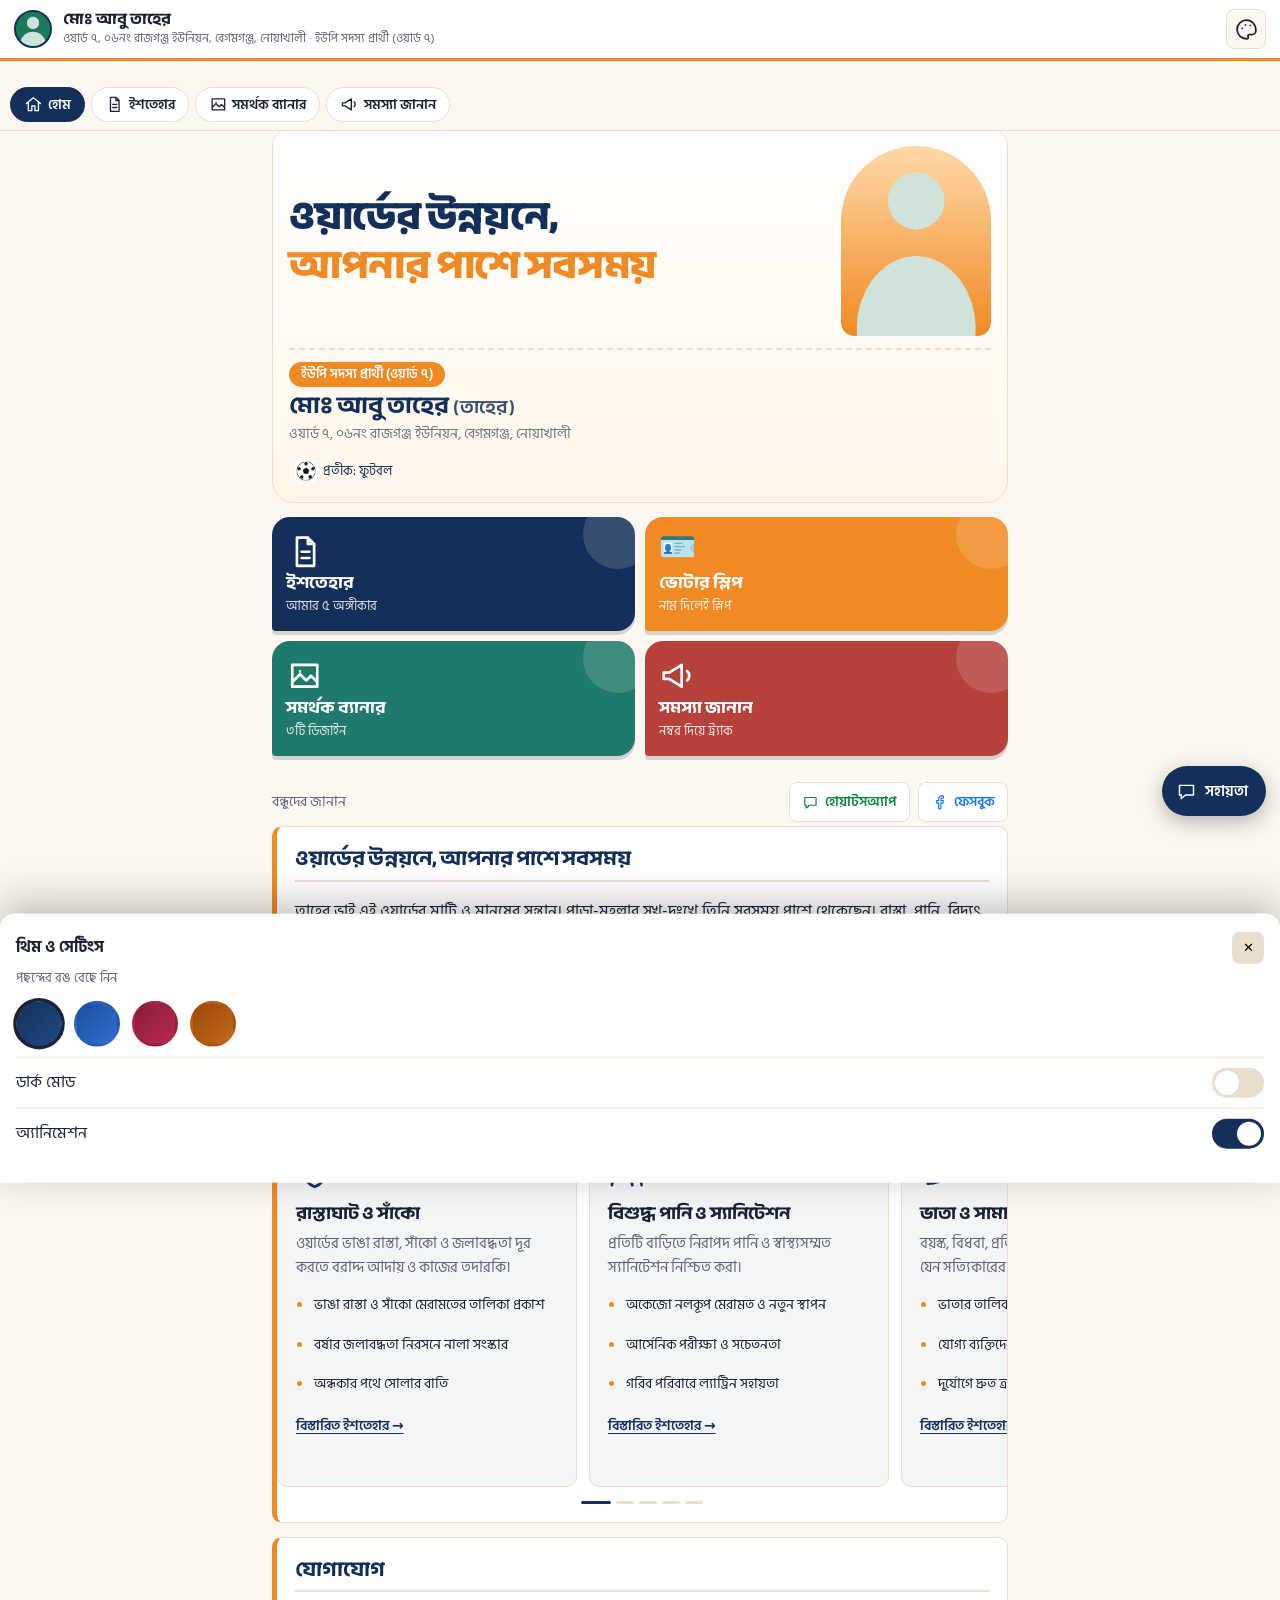
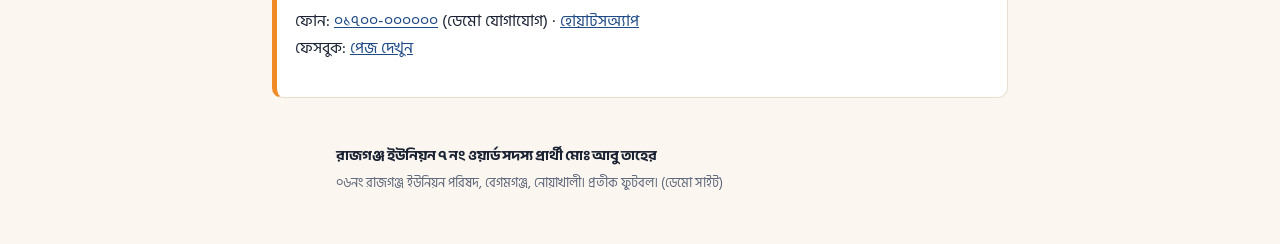
<file: index.html>
<!doctype html><html lang="bn"><head><meta charset="utf-8"><meta name="viewport" content="width=device-width,initial-scale=1,viewport-fit=cover"><title>[ডেমো] রাজগঞ্জ ইউনিয়ন ৭ নং ওয়ার্ড সদস্য প্রার্থী মোঃ আবু তাহের | ০৬নং রাজগঞ্জ, বেগমগঞ্জ, নোয়াখালী</title>
<meta name="description" content="রাজগঞ্জ ইউনিয়ন ৭ নং ওয়ার্ড সদস্য প্রার্থী মোঃ আবু তাহের — ফুটবল। ওয়ার্ডের উন্নয়নে আপনার পাশে। ০৬নং রাজগঞ্জ ইউনিয়ন পরিষদ, বেগমগঞ্জ, নোয়াখালী: ইশতেহার, কর্মসূচি, ওয়ার্ডভিত্তিক তথ্য ও ভোটার সহায়তা।">
<meta name="keywords" content="রাজগঞ্জ ইউনিয়ন ওয়ার্ড ৭, রাজগঞ্জ ইউনিয়ন, ০৬নং রাজগঞ্জ ইউনিয়ন পরিষদ, মোঃ আবু তাহের, তাহের ভাই, ইউপি সদস্য প্রার্থী, ফুটবল, নোয়াখালী ইউপি নির্বাচন">
<link rel="canonical" href="https://ward7-demo.vercel.app/"><meta name="robots" content="noindex,nofollow"><meta name="author" content="মোঃ আবু তাহের">
<meta property="og:type" content="website"><meta property="og:locale" content="bn_BD"><meta property="og:site_name" content="রাজগঞ্জ ইউনিয়ন · তাহের ভাই"><meta property="og:title" content="রাজগঞ্জ ইউনিয়ন ৭ নং ওয়ার্ড সদস্য প্রার্থী মোঃ আবু তাহের — ফুটবল"><meta property="og:description" content="ওয়ার্ডের উন্নয়নে আপনার পাশে — ০৬নং রাজগঞ্জ ইউনিয়ন। ইশতেহার, কর্মসূচি ও সমর্থক ব্যানার।">
<meta property="og:image" content="https://ward7-demo.vercel.app/img/og.jpg"><meta property="og:image:width" content="1200"><meta property="og:image:height" content="630"><meta property="og:url" content="https://ward7-demo.vercel.app/"><meta name="twitter:card" content="summary_large_image"><meta name="twitter:image" content="https://ward7-demo.vercel.app/img/og.jpg"><meta name="theme-color" content="#14305a">
<script type="application/ld+json">{"@context":"https://schema.org","@type":"Person","name":"মোঃ আবু তাহের","alternateName":["তাহের","Md Abu Taher"],"jobTitle":"ইউনিয়ন পরিষদ সদস্য প্রার্থী (ওয়ার্ড ৭)","url":"https://ward7-demo.vercel.app/","image":"https://ward7-demo.vercel.app/img/candidate.jpg","affiliation":{"@type":"Organization","name":"স্বতন্ত্র (ডেমো)"},"workLocation":{"@type":"AdministrativeArea","name":"ওয়ার্ড ৭, ০৬নং রাজগঞ্জ ইউনিয়ন, বেগমগঞ্জ, নোয়াখালী"}}</script>
<link rel="preload" as="image" href="img/hero_cut.webp" type="image/webp"><link rel="preconnect" href="https://fonts.googleapis.com"><link rel="preconnect" href="https://fonts.gstatic.com" crossorigin><link rel="stylesheet" href="https://fonts.googleapis.com/css2?family=Anek+Bangla:wght@600;700;800&family=Hind+Siliguri:wght@400;500;600&display=swap"><link rel="stylesheet" href="css/style.css"><link rel="stylesheet" href="css/home.css"><link rel="stylesheet" href="css/w7.css"><link rel="manifest" href="manifest.json"><link rel="apple-touch-icon" href="img/icon-192.png"></head><body>
<header class="bar"><div class="av" id="av"></div><div class="bt"><h1 id="hn"></h1><p id="hp"></p></div><button id="tb" aria-label="থিম ও সেটিংস">🎨</button></header>
<nav><button class="on" data-t="home"><span>🏠</span>হোম</button><button data-t="manifesto"><span>📜</span>ইশতেহার</button><button data-t="make"><span>🖼️</span>সমর্থক ব্যানার</button><button data-t="ward"><span>📢</span>সমস্যা জানান</button></nav>
<main>
<section id="home" class="on"><div id="nt" class="nt" style="display:none"></div>
<div class="hero2"><div class="hx"><h2 class="hsl" id="hsl"><span>ওয়ার্ডের উন্নয়নে,</span><span>আপনার পাশে সবসময়</span></h2></div><img class="him" src="img/hero_cut.webp" fetchpriority="high" alt="মোঃ আবু তাহের" width="450" height="545"><div class="hnm"><span class="rl">ইউপি সদস্য প্রার্থী (ওয়ার্ড ৭)</span><b>মোঃ আবু তাহের <span>(তাহের)</span></b><span>ওয়ার্ড ৭, ০৬নং রাজগঞ্জ ইউনিয়ন, বেগমগঞ্জ, নোয়াখালী</span><span id="sy" class="chip"></span></div></div>
<div class="w7t"><button class="t1" data-go="manifesto"><i>📜</i><b>ইশতেহার</b><small>আমার ৫ অঙ্গীকার</small></button><button class="t2" id="slipT"><i>🪪</i><b>ভোটার স্লিপ</b><small>নাম দিলেই স্লিপ</small></button><button class="t3" data-go="make"><i>🖼️</i><b>সমর্থক ব্যানার</b><small>৩টি ডিজাইন</small></button><button class="t4" data-go="ward" data-tab="rp"><i>📢</i><b>সমস্যা জানান</b><small>নম্বর দিয়ে ট্র্যাক</small></button></div>
<div class="shr"><span>বন্ধুদের জানান</span><button id="shs">💬 হোয়াটসঅ্যাপ</button><button id="shf">📘 ফেসবুক</button></div>
<div class="card"><h2 id="sl"></h2><p id="bio"></p><button class="btn" id="vid" data-v="" style="display:none">▶ ভিডিও বার্তা দেখুন</button></div>
<div class="card"><h2>আমাদের অঙ্গীকার</h2><small>পাশে সোয়াইপ করুন ➜</small><div id="pl"></div></div>
<div class="card"><h2>যোগাযোগ</h2><p>ফোন: <a id="ph"></a><br>ফেসবুক: <a id="fb">পেজ দেখুন</a></p></div></section>
<section id="make"><div class="card"><h2>সমর্থক ব্যানার ও প্রোফাইল ফ্রেম</h2>
<label>আপনার ছবি<input id="pf" type="file" accept="image/*"></label><label>আপনার নাম<input id="un" placeholder="যেমন: আব্দুল করিম"></label>
<canvas id="ed" width="300" height="300"></canvas><small>আঙুলে টেনে সরান, দুই আঙুলে জুম করুন</small>
<input id="zm" type="range" min="1" max="4" step="0.02" value="1" aria-label="জুম">
<div class="row"><button id="rt">⟳ ঘুরান</button><button id="sq">⬜ গোল/চৌকো</button><button id="rs">রিসেট</button></div>
<div class="row"><button id="bg">✨ ব্যাকগ্রাউন্ড মুছুন (ঐচ্ছিক)</button></div>
<details id="bl" class="bl"><summary>🔗 অটো মোছা না হলে ফ্রি সাইটে মুছুন</summary><p>নিচের যেকোনো সাইটে ছবি দিয়ে ব্যাকগ্রাউন্ড মুছে <b>PNG</b> ডাউনলোড করুন, তারপর ওপরে "আপনার ছবি"-তে সেই PNG আপলোড করুন (স্বচ্ছ ব্যাকগ্রাউন্ড নিজে থেকেই ধরা হবে)।</p><div class="row"><a class="lk" href="https://www.remove.bg/upload" target="_blank" rel="noopener">remove.bg</a><a class="lk" href="https://www.adobe.com/express/feature/image/remove-background" target="_blank" rel="noopener">Adobe Express</a><a class="lk" href="https://www.photoroom.com/tools/background-remover" target="_blank" rel="noopener">Photoroom</a></div></details>
<div class="row" id="tp"></div><button class="btn" id="mk">ব্যানার বানান</button>
<canvas id="cv"></canvas><div id="ac" style="display:none"><button class="btn" id="d1">⬇ ডাউনলোড করুন</button><button class="btn" id="d2" style="background:#1877f2">📘 ফেসবুকে আপলোড করুন</button><button class="btn" id="d3" style="background:#25d366;color:#07240f">💬 হোয়াটসঅ্যাপে শেয়ার করুন</button></div>
<p><small>ছবি আপনার ফোনেই তৈরি হয়, কোথাও জমা হয় না।</small></p></div></section>
<section id="manifesto"><h2>ইশতেহার</h2><div id="mf"></div></section>
<section id="drug"><div class="card"><h2>🛡️ মাদকের বিরুদ্ধে আমার অবস্থান</h2><p id="dlead"></p><ul id="dp"></ul><div id="dm"></div><button class="btn" id="dc">🤝 মাদকবিরোধী উদ্যোগে যুক্ত হোন</button></div></section>

<section id="news"><h2>খবর ও ঘোষণা</h2><div id="nl" class="nl"><p class="m">লোড হচ্ছে…</p></div></section>
<section id="gallery"><h2>গ্যালারি</h2><div id="gk" class="gk"></div><p id="gd" class="gdsc"></p><div id="gl" class="gal"></div><div id="vh" class="vhd">🎬 ভিডিও</div><div id="vl" class="vg"></div><div id="vv"></div></section>
<section id="form"><div class="card"><h2>মতামত / সমস্যা জানান / স্বেচ্ছাসেবক হোন</h2>
<label>কী জানাতে চান?<select id="ft"><option>মতামত</option><option>সমস্যা জানান</option><option>স্বেচ্ছাসেবক হতে চাই</option></select></label>
<label>নাম<input id="fn"></label><label>ফোন<input id="fp" type="tel" inputmode="tel"></label>
<label>ওয়ার্ড<select id="fw"><option value="">জানি না</option><option>ওয়ার্ড ১</option><option>ওয়ার্ড ২</option><option>ওয়ার্ড ৩</option><option>ওয়ার্ড ৪</option><option>ওয়ার্ড ৫</option><option>ওয়ার্ড ৬</option><option>ওয়ার্ড ৭</option><option>ওয়ার্ড ৮</option><option>ওয়ার্ড ৯</option></select></label>
<label>বার্তা<textarea id="fm" rows="4"></textarea></label>
<input id="fh" tabindex="-1" autocomplete="off" aria-hidden="true" style="position:absolute;left:-9999px">
<button class="btn" id="fs">পাঠান</button><p id="fx"></p></div></section>
<section id="ward"><div class="card"><h2>📍 ওয়ার্ড অনুযায়ী তথ্য</h2><small>ইউনিয়নের ৯টি ওয়ার্ড — যেকোনোটিতে ট্যাপ করুন (গাঢ় রং = বেশি ভোটার)</small><div id="wg" class="wg"></div><div id="wdt" class="wdt"></div></div>
<div class="card" id="pt"><h2>🛠️ আপনার সমস্যা জানান</h2><div class="ptb" id="ptb"><button data-k="rp" class="on">সমস্যা জানান</button><button data-k="tr">অবস্থা দেখুন</button></div>
<div class="pt-r"><label>নাম<input id="pn"></label><label>ফোন (ঐচ্ছিক)<input id="pp" type="tel" inputmode="tel"></label><label>ওয়ার্ড<select id="pw"></select></label><label>বিষয়<select id="pj"><option>রাস্তাঘাট</option><option>বিদ্যুৎ</option><option>পানি ও স্যানিটেশন</option><option>মাদক</option><option>শিক্ষা</option><option>স্বাস্থ্য</option><option>অন্যান্য</option></select></label><label>সমস্যার বিবরণ<textarea id="pm" rows="4"></textarea></label><input id="ph2" tabindex="-1" autocomplete="off" aria-hidden="true" style="position:absolute;left:-9999px"><button class="btn" id="ps">জমা দিন</button><div id="po"></div></div>
<div class="pt-t" hidden><label>আপনার নম্বর<input id="tn" inputmode="numeric" placeholder="যেমন: ১২৩৪৫৬"></label><button class="btn" id="tg">অবস্থা দেখুন</button><div id="tr"></div></div></div></section>
<section id="guide"><div class="card"><h2>ভোটের দিনের গাইড</h2><small>ধাপে ট্যাপ করে টিক দিন ✓</small><p id="gd" style="display:none"></p><ol id="gs"></ol></div><div class="card"><h2>মনে রাখুন</h2><ul id="gn"></ul></div></section>
<section id="svc"><div class="card"><h2>সেবা ও জরুরি তথ্য</h2><ul><li>জরুরি সহায়তা: <a href="tel:999">৯৯৯</a></li><li>জন্ম ও মৃত্যু নিবন্ধন, নাগরিক ও ওয়ারিশ সনদ, ভাতার আবেদন: ইউনিয়ন পরিষদ কার্যালয়ে যোগাযোগ করুন <a id="of"></a></li><li>যোগাযোগ: <span id="ct"></span></li></ul></div></section>
</main>
<footer class="ft2"><b>রাজগঞ্জ ইউনিয়ন ৭ নং ওয়ার্ড সদস্য প্রার্থী মোঃ আবু তাহের</b><p>০৬নং রাজগঞ্জ ইউনিয়ন পরিষদ, বেগমগঞ্জ, নোয়াখালী। প্রতীক ফুটবল। (ডেমো সাইট)</p></footer>
<div id="sp"><img id="spi" alt="" width="96" height="96" style="width:96px;height:96px;border-radius:50%;object-fit:cover;border:3px solid var(--acc);margin:0 auto"><b id="spn"></b><small>আপনার পাশে, আপনাদের সাথে</small></div><canvas id="cf"></canvas><div id="tt"></div>
<div id="ts"><div style="display:flex;justify-content:space-between;align-items:center"><b>থিম ও সেটিংস</b><button id="tc" aria-label="বন্ধ" style="border:0;background:var(--line);border-radius:8px;width:32px;height:32px;cursor:pointer">✕</button></div><small>পছন্দের রঙ বেছে নিন</small><div class="sw" id="swp"></div><div class="tg"><span>ডার্ক মোড</span><button id="dkb" aria-label="ডার্ক মোড"></button></div><div class="tg"><span>অ্যানিমেশন</span><button id="mob" class="on" aria-label="অ্যানিমেশন"></button></div></div>
<button id="cb" aria-label="ভোটার সহায়তা">💬<span>সহায়তা</span></button><div id="cp" role="dialog" aria-label="ভোটার সহায়তা"><div class="chd"><div class="chav"></div><div class="cht"><b>ভোটার সহায়তা</b><small><i></i> অনলাইন</small></div><button id="cx" aria-label="বন্ধ">✕</button></div><div id="cm" aria-live="polite"></div><div id="cq"></div><div class="cin"><input id="ci" placeholder="প্রশ্ন, নাম বা ভোটার নম্বর লিখুন…" autocomplete="off" enterkeyhint="send"><button id="cs" aria-label="পাঠান">➤</button></div></div>
<script src="js/config.js"></script><script src="js/app.js"></script><script src="js/studio.js"></script><script src="js/extras.js"></script><script src="js/extras2.js"></script><script src="js/kb.js"></script><script src="js/bot.js"></script><script src="js/live.js"></script><script src="js/icons.js"></script><script src="js/motion.js"></script><script src="js/w7.js"></script></body></html>
</file>
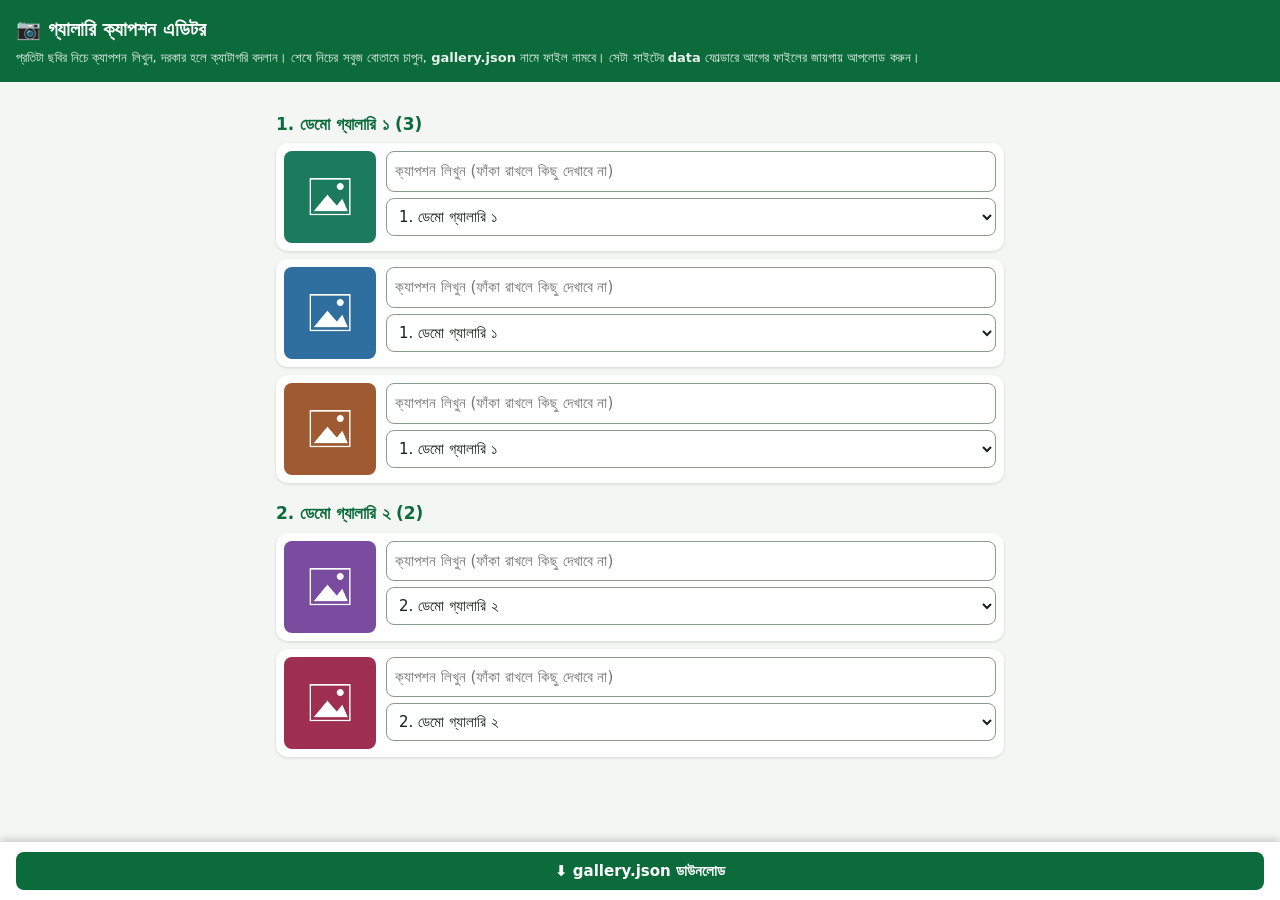
<file: caption.html>
<!doctype html>
<html lang="bn"><head><meta charset="utf-8"><meta name="viewport" content="width=device-width,initial-scale=1"><meta name="robots" content="noindex"><title>গ্যালারি ক্যাপশন এডিটর</title>
<style>
:root{--g:#0b6b3a;--bg:#f4f6f4;--card:#fff;--ink:#17201a}
@media(prefers-color-scheme:dark){:root{--bg:#101612;--card:#1a231d;--ink:#eaf2ec}}
*{box-sizing:border-box}body{margin:0;background:var(--bg);color:var(--ink);font:16px/1.5 "Noto Sans Bengali","Kalpurush","Siyam Rupali",system-ui,sans-serif;padding:0 0 90px}
header{background:var(--g);color:#fff;padding:14px 16px}header h1{margin:0;font-size:20px}header p{margin:4px 0 0;font-size:13px;opacity:.9}
main{padding:12px 16px;max-width:760px;margin:auto}
.cat{margin:18px 0 6px;font-weight:700;font-size:17px;color:var(--g)}
.it{display:flex;gap:10px;background:var(--card);border-radius:12px;padding:8px;margin-bottom:8px;box-shadow:0 1px 3px #0002}
.it img{width:92px;height:92px;object-fit:cover;border-radius:8px;flex:none}
.it div{flex:1;min-width:0;display:flex;flex-direction:column;gap:6px}
input,select,button{font:inherit;font-size:15px;padding:8px;border-radius:8px;border:1px solid #8a9a8f;background:var(--card);color:var(--ink);width:100%}
small{opacity:.6;font-size:11px}
.bar{position:fixed;left:0;right:0;bottom:0;background:var(--card);padding:10px 16px;box-shadow:0 -2px 8px #0003;display:flex;gap:8px}
.bar button{background:var(--g);color:#fff;border:0;font-weight:700}.bar .s{background:#666}
</style></head><body>
<header><h1>📷 গ্যালারি ক্যাপশন এডিটর</h1><p>প্রতিটা ছবির নিচে ক্যাপশন লিখুন, দরকার হলে ক্যাটাগরি বদলান। শেষে নিচের সবুজ বোতামে চাপুন, <b>gallery.json</b> নামে ফাইল নামবে। সেটা সাইটের <b>data</b> ফোল্ডারে আগের ফাইলের জায়গায় আপলোড করুন।</p></header>
<main id="m">লোড হচ্ছে…</main>
<div class="bar"><button id="dl">⬇️ gallery.json ডাউনলোড</button></div>
<script>
let D=null;
const esc=s=>String(s??'').replace(/[&<>"]/g,c=>({'&':'&amp;','<':'&lt;','>':'&gt;','"':'&quot;'}[c]));
function draw(){
 const cs=D.cats;
 document.getElementById('m').innerHTML=cs.map((c,ci)=>`<div class="cat">${c.id}. ${esc(c.name)} (${c.photos.length})</div>`+(c.photos.length?c.photos.map((p,pi)=>`<div class="it"><img src="${esc(p.src)}" loading="lazy"><div><input data-c="${ci}" data-p="${pi}" data-f="cap" value="${esc(p.cap||'')}" placeholder="ক্যাপশন লিখুন (ফাঁকা রাখলে কিছু দেখাবে না)"><select data-c="${ci}" data-p="${pi}" data-f="cat">${cs.map((x,xi)=>`<option value="${xi}" ${xi==ci?'selected':''}>${x.id}. ${esc(x.name)}</option>`).join('')}</select></div></div>`).join(''):'<small>এই ক্যাটাগরিতে এখন ছবি নেই।</small>')).join('');
}
fetch('data/gallery.json').then(r=>r.json()).then(d=>{D=d;draw()}).catch(()=>{document.getElementById('m').textContent='gallery.json লোড হয়নি।'});
document.getElementById('m').addEventListener('input',e=>{const t=e.target;if(t.dataset.f=='cap')D.cats[t.dataset.c].photos[t.dataset.p].cap=t.value});
document.getElementById('m').addEventListener('change',e=>{const t=e.target;if(t.dataset.f=='cat'){const c=+t.dataset.c,p=+t.dataset.p,y=D.cats[c].photos.splice(p,1)[0];D.cats[+t.value].photos.push(y);const sy=scrollY;draw();scrollTo(0,sy)}});
document.getElementById('dl').onclick=()=>{const a=document.createElement('a');a.href=URL.createObjectURL(new Blob([JSON.stringify(D,null,1)],{type:'application/json'}));a.download='gallery.json';a.click()};
</script></body></html>
</file>
<file: css/style.css>
@font-face{font-family:BnEmbed;src:url(../fonts/bn.woff) format("woff");font-display:swap}
:root{--c:#14305a;--bg:#f2f5f3;--ink:#14211b;--card:#fff;--line:#dde5e0;box-sizing:border-box;padding-top:env(safe-area-inset-top,0px);padding-bottom:env(safe-area-inset-bottom,0px)}
@media(prefers-color-scheme:dark){:root{--bg:#0e1411;--ink:#e8efea;--card:#171f1b;--line:#27342d}}
*{box-sizing:inherit}body{margin:0;background:var(--bg);color:var(--ink);font:16px/1.6 "Noto Sans Bengali","Kalpurush","Siyam Rupali",BnEmbed,system-ui,sans-serif}
header{background:var(--c);color:#fff;padding:18px 14px;text-align:center}header h1{margin:0;font-size:24px}header p{margin:2px 0 0;opacity:.92;font-size:14px}
nav{display:flex;gap:6px;overflow-x:auto;padding:10px 12px;position:sticky;top:env(safe-area-inset-top,0px);background:var(--bg);z-index:2}
nav button,nav a{flex:none;border:1.5px solid var(--line);background:var(--card);color:var(--ink);border-radius:99px;padding:8px 14px;font:inherit;font-size:14px;text-decoration:none;cursor:pointer}nav .on{background:var(--c);border-color:var(--c);color:#fff}
main{max-width:640px;margin:0 auto;padding:0 12px 30px}section{display:none}section.on{display:block}
.card{background:var(--card);border:1px solid var(--line);border-radius:16px;padding:16px;margin-bottom:12px}h2{margin:0 0 8px;font-size:18px}li{margin:6px 0}
.btn{background:var(--c);color:#fff;border:0;border-radius:12px;min-height:46px;padding:0 18px;font:inherit;font-weight:700;cursor:pointer;width:100%;margin-top:10px}
input{font:inherit;width:100%;min-height:46px;border:1.5px solid var(--line);border-radius:12px;padding:0 12px;background:var(--card);color:var(--ink);margin-top:6px}
canvas{width:100%;border-radius:12px;margin-top:10px;display:none}small{opacity:.7}a{color:var(--c)}
@counter-style bengali{system:numeric;symbols:"০" "১" "২" "৩" "৪" "৫" "৬" "৭" "৮" "৯"}
:root{--c2:#1f4a86;--acc:#f08a24;--r:18px;--sh:0 6px 24px rgba(0,0,0,.08)}
:root[data-theme=light]{--bg:#f2f5f3;--ink:#14211b;--card:#fff;--line:#dde5e0}:root[data-theme=dark]{--bg:#0e1411;--ink:#e8efea;--card:#171f1b;--line:#27342d}
body{padding-bottom:86px;transition:background .4s,color .4s}
@keyframes up{from{opacity:0;transform:translateY(18px)}to{opacity:1;transform:none}}@keyframes fl{0%,100%{transform:translateY(0)}50%{transform:translateY(-14px)}}
@keyframes pr{0%{box-shadow:0 0 0 0 rgba(255,255,255,.55)}100%{box-shadow:0 0 0 22px rgba(255,255,255,0)}}@keyframes sh{to{background-position:-200% 0}}
header{position:relative;overflow:hidden;background:linear-gradient(135deg,var(--c),var(--c2));padding:30px 16px 56px;border-radius:0 0 32px 32px}
.orb{position:absolute;border-radius:50%;background:rgba(255,255,255,.1);animation:fl 7s ease-in-out infinite}.o1{width:170px;height:170px;top:-55px;right:-45px}.o2{width:100px;height:100px;bottom:-30px;left:-20px;animation-delay:-3s}
.av{width:104px;height:104px;margin:0 auto 12px;border-radius:50%;border:4px solid #fff;background:#cfd8d3 center/cover;display:grid;place-items:center;font-size:48px;animation:pr 2.4s infinite;position:relative}
header h1,header p{position:relative;animation:up .7s both}header p{animation-delay:.15s}
#tb{position:absolute;top:calc(10px + env(safe-area-inset-top,0px));right:12px;z-index:3;width:42px;height:42px;border-radius:50%;border:0;background:rgba(255,255,255,.2);color:#fff;font-size:20px;cursor:pointer;backdrop-filter:blur(6px)}
nav{position:fixed;top:auto;bottom:0;left:0;right:0;justify-content:space-around;gap:0;padding:6px 6px calc(6px + env(safe-area-inset-bottom,0px));background:color-mix(in srgb,var(--card) 88%,transparent);backdrop-filter:blur(14px);border-top:1px solid var(--line);overflow:visible}
nav button,nav a{display:flex;flex-direction:column;align-items:center;border:0;background:none;border-radius:14px;padding:6px 8px;font-size:11.5px;min-width:56px;transition:.25s;color:var(--ink);opacity:.7}nav span{font-size:20px;line-height:1.2}
nav .on{background:color-mix(in srgb,var(--c) 14%,transparent);color:var(--c);opacity:1;transform:translateY(-4px)}
section.on{animation:up .45s both}.card{border-radius:var(--r);box-shadow:var(--sh);transition:transform .25s,box-shadow .25s}.card:hover{transform:translateY(-3px)}
.rv{opacity:0;transform:translateY(22px);transition:opacity .6s,transform .6s}.rv.in{opacity:1;transform:none}
.stats{display:grid;grid-template-columns:repeat(3,1fr);gap:10px;margin:-36px 0 12px;position:relative;z-index:1}.stats div{background:var(--card);border-radius:var(--r);box-shadow:var(--sh);text-align:center;padding:12px 4px;font-size:13px}.stats b{display:block;font-size:28px;color:var(--c)}
ol{counter-reset:n;list-style:none;padding:0}ol li{counter-increment:n;position:relative;padding:10px 12px 10px 54px;background:color-mix(in srgb,var(--c) 7%,transparent);border-radius:12px;cursor:pointer;transition:.25s}
ol li:before{content:counter(n,bengali);position:absolute;left:10px;top:50%;transform:translateY(-50%);width:32px;height:32px;border-radius:50%;background:var(--c);color:#fff;display:grid;place-items:center;font-weight:700}
ol li.done{opacity:.55;text-decoration:line-through}ol li.done:before{content:"✓";background:var(--acc)}
ul{list-style:none;padding:0;display:grid;gap:8px}ul li{background:color-mix(in srgb,var(--c) 7%,transparent);border-radius:12px;padding:10px 12px}
.btn{background:linear-gradient(135deg,var(--c),var(--c2));border-radius:14px;transition:transform .15s,box-shadow .25s;box-shadow:0 6px 16px color-mix(in srgb,var(--c) 35%,transparent)}.btn:active{transform:scale(.97)}
.btn.load{background:linear-gradient(90deg,var(--c),var(--acc),var(--c));background-size:200% 100%;animation:sh 1s linear infinite}
input:focus-visible,button:focus-visible,a:focus-visible{outline:3px solid color-mix(in srgb,var(--acc) 70%,transparent);outline-offset:2px}
#ts{position:fixed;left:0;right:0;bottom:0;z-index:20;background:var(--card);border-radius:24px 24px 0 0;padding:18px 16px calc(24px + env(safe-area-inset-bottom,0px));transform:translateY(105%);transition:transform .4s cubic-bezier(.2,.9,.3,1);box-shadow:0 -10px 40px rgba(0,0,0,.25)}#ts.on{transform:none}
.sw{display:flex;gap:12px;margin:10px 0}.sw i{width:46px;height:46px;border-radius:50%;cursor:pointer;border:3px solid transparent;transition:.2s}.sw i.on{border-color:var(--ink);transform:scale(1.12)}
.tg{display:flex;justify-content:space-between;align-items:center;padding:10px 0;border-top:1px solid var(--line)}.tg button{width:52px;height:30px;border-radius:99px;border:0;background:var(--line);position:relative;cursor:pointer}.tg button:after{content:"";position:absolute;top:3px;left:3px;width:24px;height:24px;border-radius:50%;background:#fff;transition:.25s}.tg button.on{background:var(--c)}.tg button.on:after{left:25px}
#sp{position:fixed;inset:0;z-index:50;background:linear-gradient(135deg,var(--c),var(--c2));color:#fff;display:grid;place-content:center;text-align:center;gap:10px;transition:opacity .6s,visibility .6s}#sp.off{opacity:0;visibility:hidden}#sp .lg{font-size:64px;animation:fl 1.6s ease-in-out infinite}#sp b{font-size:26px;animation:up .8s both}
#tt{position:fixed;left:50%;bottom:96px;transform:translate(-50%,20px);background:#16201a;color:#fff;padding:10px 16px;border-radius:12px;opacity:0;transition:.3s;z-index:30;pointer-events:none}#tt.on{opacity:1;transform:translate(-50%,0)}
#cf{position:fixed;inset:0;pointer-events:none;z-index:40}
.nm *{animation:none!important;transition:none!important}.nm .rv{opacity:1!important;transform:none!important}
@media(prefers-reduced-motion:reduce){*{animation:none!important;transition:none!important}.rv{opacity:1;transform:none}}
:root[data-theme=dark] .stats b,:root[data-theme=dark] nav .on{color:var(--acc)}@media(prefers-color-scheme:dark){:root:not([data-theme=light]) .stats b,:root:not([data-theme=light]) nav .on{color:var(--acc)}}
.row{display:flex;gap:6px;flex-wrap:wrap;margin-top:8px}.row button{flex:1;min-width:84px;min-height:42px;border:1.5px solid var(--line);background:var(--card);color:var(--ink);border-radius:12px;font:inherit;font-size:13px;cursor:pointer}.row button.on{background:var(--c);color:#fff;border-color:var(--c)}
summary{cursor:pointer}details p{margin:8px 0 0}input[type=range]{padding:0;min-height:30px}#ed{display:block;margin:10px auto;touch-action:none;border-radius:16px;background:#0001;max-width:100%}#manifesto h2{margin:4px 4px 10px}

nav{overflow-x:auto;justify-content:flex-start}nav button,nav a{flex:1 0 auto}section>h2{margin:4px 4px 10px}
select,textarea{font:inherit;width:100%;border:1.5px solid var(--line);border-radius:12px;padding:10px 12px;background:var(--card);color:var(--ink);margin-top:6px}label{display:block;margin-top:10px;font-size:14px}
.gal{display:grid;grid-template-columns:repeat(3,1fr);gap:6px;margin-bottom:12px}.gal img{width:100%;aspect-ratio:1;object-fit:cover;border-radius:10px;cursor:pointer}.gal:empty{display:none}
#lb{position:fixed;inset:0;z-index:60;background:rgba(0,0,0,.92);display:grid;place-items:center}#lb img{max-width:96%;max-height:92%;border-radius:8px}iframe.v{width:100%;height:300px;border:0;border-radius:12px;margin-top:10px}

.chip{display:inline-flex;align-items:center;gap:6px;margin-top:10px;background:rgba(255,255,255,.16);border:1px solid rgba(255,255,255,.3);border-radius:99px;padding:3px 14px 3px 6px;font-size:13px;position:relative;animation:up .7s .3s both}.chip img{height:22px;background:#fff;border-radius:6px;padding:1px}
details.pd{background:color-mix(in srgb,var(--c) 7%,transparent);border-radius:12px;padding:10px 12px;margin-top:8px}details.pd summary{font-weight:700}details.pd p{margin:8px 0 0;font-size:14.5px}
.gt{position:relative;aspect-ratio:1;border-radius:10px;overflow:hidden;background:color-mix(in srgb,var(--c) 10%,var(--card));display:grid;place-items:center}.gt img{position:absolute;inset:0;width:100%;height:100%;aspect-ratio:auto}
.gt b{position:absolute;left:0;right:0;bottom:0;padding:16px 4px 4px;font-size:11px;font-weight:600;text-align:center;color:#fff;background:linear-gradient(transparent,rgba(0,0,0,.7))}
.gt.e{align-content:center;text-align:center;font-size:26px}.gt.e b{position:static;background:none;color:var(--ink);padding:2px 4px 0;opacity:.8}
#drug .btn{margin-top:14px}#gd{margin:8px 0}

img.lg{width:128px;height:128px;border-radius:50%;object-fit:cover;border:4px solid #fff;margin:0 auto;animation:fl 1.6s ease-in-out infinite}
.more p,#dm p{font-size:14.5px;margin:8px 0}#dm h3{margin:14px 0 2px;font-size:16px;color:var(--c)}.more{margin-top:8px;border-top:1px solid var(--line);padding-top:4px}

#tp{display:grid;grid-template-columns:repeat(3,1fr);gap:8px}#tp button{display:flex;flex-direction:column;align-items:center;gap:4px;padding:6px;min-width:0}#tp button span{font-size:12px;line-height:1.3}#tp canvas{display:block;margin:0;width:100%;aspect-ratio:4/5;border-radius:8px;background:#0001}
.bl{margin-top:8px;border:1.5px solid var(--line);border-radius:12px;padding:8px 12px;font-size:13px}.bl summary{font-weight:600}.bl p{font-size:12.5px}.lk{flex:1;min-width:96px;text-align:center;padding:10px 6px;border:1.5px solid var(--c);border-radius:12px;text-decoration:none;font-weight:600;font-size:13px}

.gk{display:flex;gap:6px;overflow-x:auto;padding:2px 0 8px;margin-bottom:4px;-webkit-overflow-scrolling:touch}.gk button{flex:none;border:1px solid color-mix(in srgb,var(--c) 40%,transparent);background:var(--card);color:var(--ink);border-radius:99px;padding:6px 14px;font:inherit;font-size:13px;cursor:pointer;white-space:nowrap}.gk button.on{background:var(--c);color:#fff;border-color:var(--c)}.gdsc{margin:0 0 10px;font-size:14px;opacity:.85}.gdsc:empty{display:none}
</file>
<file: css/home.css>
/* ============ প্রফেশনাল UI — ধানী সবুজ + ফসলি সোনালি ============ */
:root{--fd:"Anek Bangla","Hind Siliguri","Noto Sans Bengali","Kalpurush","Siyam Rupali",BnEmbed,system-ui,sans-serif;--fb:"Hind Siliguri","Noto Sans Bengali","Kalpurush","Siyam Rupali",BnEmbed,system-ui,sans-serif;--mut:#5b6a62;--r:10px;--sh:none;--ease:cubic-bezier(.2,.7,.2,1)}
@media(prefers-color-scheme:dark){:root{--mut:#9fb2a7}}
:root[data-theme=dark]{--mut:#9fb2a7}:root[data-theme=light]{--mut:#5b6a62}
@keyframes rise{from{opacity:0;transform:translateY(18px)}to{opacity:1;transform:none}}
@keyframes slidein{from{opacity:0;transform:translateX(28px)}to{opacity:1;transform:none}}
@keyframes fade{from{opacity:0}to{opacity:1}}
body{font-family:var(--fb);font-size:16px;line-height:1.7;background:var(--bg);color:var(--ink);padding-bottom:82px}
h1,h2,h3,h4{font-family:var(--fd);line-height:1.35}
h2{font-size:21px;font-weight:700;margin:0 0 8px;padding:0}h2::after{display:none}
h3{font-size:18px;font-weight:700;margin:0}h4{margin:14px 0 2px;font-size:15px}
a{color:var(--c)}small{opacity:1;color:var(--mut)}.m{color:var(--mut);font-size:14px;opacity:1}
main{max-width:640px;padding:0 12px 24px}
section.on{animation:fade .25s both}
.rv,.rv.in{opacity:1;transform:none;transition:none}

/* ---- ওপরের বার ---- */
header.bar{position:sticky;top:0;z-index:25;display:flex;align-items:center;gap:11px;padding:calc(9px + env(safe-area-inset-top,0px)) 14px 9px;border-radius:0;overflow:visible;text-align:left;color:#fff;background:color-mix(in srgb,var(--c) 74%,#000)}
header.bar .av{width:38px;height:38px;margin:0;border:2px solid var(--acc);animation:none;font-size:18px;flex:none;box-shadow:none}
header.bar .bt{flex:1;min-width:0}
header.bar h1{margin:0;font:700 16px/1.25 var(--fd);animation:none;text-shadow:none;letter-spacing:0}
header.bar p{margin:0;font-size:12px;opacity:.82;animation:none}
header.bar #tb{position:static;width:40px;height:40px;border-radius:8px;background:rgba(255,255,255,.1);font-size:20px;backdrop-filter:none;display:grid;place-items:center;flex:none}
header.bar #tb:hover{background:rgba(255,255,255,.2)}

/* ---- নিচের নেভিগেশন ---- */
nav{display:flex;justify-content:flex-start;gap:0;padding:0 2px env(safe-area-inset-bottom,0px);background:var(--card);border-top:1px solid var(--line);box-shadow:0 -4px 18px rgba(0,0,0,.05);backdrop-filter:none;overflow-x:auto;scrollbar-width:none}
nav::-webkit-scrollbar{display:none}
nav button,nav a{flex:1 0 auto;min-width:64px;display:flex;flex-direction:column;align-items:center;gap:3px;padding:9px 6px 8px;border:0;border-radius:0;background:none;color:var(--mut);font:500 11.5px/1.3 var(--fb);position:relative;transition:color .2s}
nav button span,nav a span{display:block;font-size:22px;line-height:1}
nav button.on{background:none;border:0;color:var(--c);font-weight:600}
nav button.on::before{content:"";position:absolute;top:0;left:24%;right:24%;height:3px;border-radius:0 0 3px 3px;background:var(--acc)}
:root[data-theme=dark] nav button.on{color:color-mix(in srgb,var(--c) 40%,#fff)}

/* ---- হিরো ---- */
.nt{margin:12px 0 0;padding:10px 14px;border-radius:8px;background:color-mix(in srgb,var(--acc) 18%,var(--card));border:1px solid color-mix(in srgb,var(--acc) 55%,var(--line));font-weight:600;font-size:14.5px}
.hero2{position:relative;margin:0 -12px;height:546px;overflow:hidden;color:#fff;background:repeating-linear-gradient(112deg,rgba(255,255,255,.035) 0 1px,transparent 1px 15px),radial-gradient(90% 60% at 78% 38%,color-mix(in srgb,var(--c) 88%,#fff) 0,transparent 65%),linear-gradient(172deg,color-mix(in srgb,var(--c) 76%,#000),color-mix(in srgb,var(--c) 48%,#000))}
.hx{position:relative;z-index:3;padding:26px 20px 0}
.hsl{margin:0;font:800 clamp(34px,10.4vw,54px)/1.24 var(--fd);letter-spacing:-.3px;text-shadow:0 2px 18px rgba(0,0,0,.28)}
.hsl span{display:block;animation:rise .8s var(--ease) both}.hsl span:nth-child(2){animation-delay:.12s}.hsl span:nth-child(3){animation-delay:.24s}
.him{position:absolute;z-index:1;right:-5%;bottom:0;width:86%;max-width:410px;height:auto;filter:drop-shadow(0 18px 28px rgba(0,0,0,.4));animation:slidein 1s .15s var(--ease) both}
.hero2::after{content:"";position:absolute;z-index:2;left:0;right:0;bottom:0;height:46%;background:linear-gradient(transparent,color-mix(in srgb,var(--c) 40%,#000) 88%)}
.hnm{position:absolute;z-index:4;left:20px;right:20px;bottom:18px;display:flex;flex-direction:column;align-items:flex-start;gap:1px;animation:fade .7s .55s both}
.hnm .rl{font-size:13px;font-weight:600;color:color-mix(in srgb,var(--acc) 70%,#fff);margin-bottom:2px}
.hnm b{font:700 25px/1.3 var(--fd)}.hnm b span{font-size:.78em;font-weight:600;opacity:.85}
.hnm>span:not(.rl):not(.chip){font-size:13.5px;opacity:.9}
.hero2 .chip{margin-top:9px;background:rgba(255,255,255,.1);border:1px solid rgba(255,255,255,.3);border-radius:6px;padding:3px 12px 3px 5px;font-size:13px;animation:none;display:inline-flex}
.chip img{height:22px;border-radius:4px;background:#fff;padding:1px}
.cdw{margin:0 -12px;background:var(--acc);color:#1b1400;padding:13px 20px;animation:fade .7s .75s both}
#cd{display:flex;align-items:center;gap:14px;font-family:var(--fd)}
.cdl{font-size:13px;font-weight:600;line-height:1.25;max-width:3.2em}
.cdn{display:flex;align-items:baseline;gap:5px}.cdn b{font:800 42px/1 var(--fd)}.cdn i{font:600 16px var(--fd);font-style:normal}
.cdt2{display:flex;margin-left:auto}.cdt2 span{display:flex;flex-direction:column;align-items:center;font-size:11.5px;font-weight:500;line-height:1.3;padding:0 11px;border-left:1px solid rgba(27,20,0,.28)}.cdt2 b{font:700 21px/1.2 var(--fd);font-variant-numeric:tabular-nums}
.cdm{font:700 16px var(--fd);padding:6px 0}
.shr{display:flex;align-items:center;gap:8px;padding:12px 0 4px}
.shr>span{flex:1;font-size:14px;color:var(--mut)}
.shr button{display:inline-flex;align-items:center;gap:6px;border:1px solid var(--line);background:var(--card);color:var(--ink);border-radius:8px;padding:8px 12px;font:600 13.5px var(--fb);cursor:pointer;transition:border-color .2s}
.shr button:hover{border-color:var(--c)}.shr #shs{color:#12823f}.shr #shf{color:#1877f2}

/* ---- ব্যানার CTA ও ইনস্টল ---- */
.cta2{margin-top:14px;padding:20px 18px;border-radius:var(--r);color:#fff;background:repeating-linear-gradient(112deg,rgba(255,255,255,.04) 0 1px,transparent 1px 15px),linear-gradient(160deg,color-mix(in srgb,var(--c) 78%,#000),color-mix(in srgb,var(--c) 50%,#000))}
.cta2 h3{font-size:20px;color:#fff}.cta2 p{margin:6px 0 0;font-size:14px;opacity:.88;line-height:1.55}
.gbtn{width:100%;min-height:52px;margin-top:16px;border:0;border-radius:8px;background:var(--acc);color:#1b1400;font:700 17px var(--fd);cursor:pointer;display:flex;align-items:center;justify-content:center;gap:9px;transition:filter .2s,transform .1s}
.gbtn:hover{filter:brightness(1.06)}.gbtn:active{transform:scale(.985)}.gbtn .i3{width:1.3em;height:1.3em}
.inst{display:flex;align-items:center;justify-content:center;gap:9px;width:100%;min-height:50px;margin:10px 0 0;border:1.5px solid var(--c);border-radius:8px;background:transparent;color:var(--c);font:600 16px var(--fb);cursor:pointer;transition:background .2s,color .2s}
.inst:hover{background:var(--c);color:#fff}
:root[data-theme=dark] .inst{color:color-mix(in srgb,var(--c) 40%,#fff);border-color:color-mix(in srgb,var(--c) 60%,#fff)}

/* ---- পরিসংখ্যান ---- */
.stats{display:grid;grid-template-columns:repeat(3,1fr);gap:0;margin:16px 0;background:var(--card);border:1px solid var(--line);border-radius:var(--r);position:relative;z-index:0}
.stats>div{background:none;box-shadow:none;border-radius:0;padding:14px 4px;text-align:center;font-size:13px;color:var(--mut);border-left:1px solid var(--line)}
.stats>div:first-child{border-left:0}
.stats b{display:block;font:800 34px/1.2 var(--fd);color:var(--c)}
:root[data-theme=dark] .stats b{color:color-mix(in srgb,var(--c) 45%,#fff)}

/* ---- কার্ড ও ফর্ম ---- */
.card{background:var(--card);border:1px solid var(--line);border-radius:var(--r);box-shadow:none;padding:18px;margin-bottom:14px;transition:none}.card:hover{transform:none;box-shadow:none}
label{display:block;margin-top:12px;font:500 14px var(--fb);color:var(--mut)}
input,select,textarea{font:inherit;width:100%;border:1px solid color-mix(in srgb,var(--ink) 22%,var(--line));border-radius:8px;background:var(--card);color:var(--ink);margin-top:5px;padding:0 12px}
input,select{min-height:48px}textarea{padding:10px 12px}
input:focus,select:focus,textarea:focus{outline:2px solid color-mix(in srgb,var(--c) 55%,transparent);outline-offset:0;border-color:var(--c)}
:focus-visible{outline:2px solid var(--acc);outline-offset:2px}
.btn{position:relative;min-height:50px;border-radius:8px;background:var(--c);color:#fff;font:600 16px var(--fb);box-shadow:none;overflow:visible;display:flex;align-items:center;justify-content:center;gap:8px;transition:filter .2s,transform .1s}
.btn::after,.cta::after{display:none}.btn:hover{filter:brightness(1.08)}.btn:active{transform:scale(.985)}
.row button{border-radius:8px;border:1px solid color-mix(in srgb,var(--ink) 22%,var(--line));font-family:var(--fb);font-size:14px;display:inline-flex;align-items:center;justify-content:center;gap:6px}
.row button.on{background:var(--c);border-color:var(--c)}
.rp{animation:none}

/* ---- শর্টকাট ---- */
.tl-g{display:grid;grid-template-columns:1fr 1fr;gap:1px;margin:14px 0;background:var(--line);border:1px solid var(--line);border-radius:var(--r);overflow:hidden}
.tl{display:flex;flex-direction:row;align-items:center;justify-content:flex-start;gap:12px;padding:15px 14px;border:0;border-radius:0;background:var(--card);color:var(--ink);font:600 15px var(--fb);box-shadow:none;text-align:left;cursor:pointer;position:static;transition:background .2s}
.tl:hover{transform:none;background:color-mix(in srgb,var(--c) 6%,var(--card))}
.tl span{display:flex;font-size:23px;color:var(--c)}
:root[data-theme=dark] .tl span{color:color-mix(in srgb,var(--c) 40%,#fff)}

/* ---- প্রতিশ্রুতি স্লাইডার ---- */
.sl{display:flex;gap:12px;overflow-x:auto;scroll-snap-type:x mandatory;margin:12px -18px 0;padding:2px 18px 12px;scrollbar-width:none;-webkit-overflow-scrolling:touch}.sl::-webkit-scrollbar{display:none}
.pc{flex:none;width:80%;max-width:300px;scroll-snap-align:start;padding:18px;border-radius:var(--r);background:color-mix(in srgb,var(--c) 5%,var(--card));border:1px solid var(--line);border-top:3px solid var(--acc);box-shadow:none}
.pc .pi{display:flex;width:auto;height:auto;margin:0 0 10px;background:none;box-shadow:none;animation:none;font-size:30px;color:var(--c);place-items:unset}
:root[data-theme=dark] .pc .pi{color:color-mix(in srgb,var(--c) 40%,#fff)}
.pc h3{margin:0 0 6px;font-size:18px;color:var(--ink)}.pc p{margin:0 0 8px;font-size:14.5px;color:var(--mut)}
.pc ul{margin:0;padding-left:18px;font-size:14px}.pc li::marker{color:var(--acc)}
.lnk{display:inline-flex;align-items:center;margin-top:8px;padding:6px 0;border:0;background:none;color:var(--c);font:600 14px var(--fb);cursor:pointer;text-decoration:underline;text-underline-offset:3px}
.dots{display:flex;justify-content:center;gap:5px;margin-top:2px}.dots i{width:18px;height:3px;border-radius:2px;background:var(--line);transition:background .25s,width .25s}.dots i.on{width:30px;background:var(--c)}

/* ---- কর্মসূচি ---- */
.ev{display:grid;grid-template-columns:62px 1fr auto;gap:14px;align-items:center;padding:14px 0;border-top:1px solid var(--line)}.ev:first-child{border-top:0;padding-top:6px}
.dd{width:auto;padding:0 14px 0 0;border-radius:0;background:none;box-shadow:none;color:var(--c);text-align:center;font:500 13px/1.3 var(--fb);border-right:1px solid var(--line)}
.dd b{display:block;font:800 34px/1.05 var(--fd)}
:root[data-theme=dark] .dd{color:color-mix(in srgb,var(--c) 40%,#fff)}
.ei b{display:block;font:700 16.5px/1.4 var(--fd)}.ei span{font-size:13.5px;color:var(--mut);opacity:1}.ei small{display:block;margin-top:2px}
.sh{width:40px;height:40px;border-radius:8px;border:1px solid var(--line);background:none;color:var(--c);font-size:19px;cursor:pointer;display:grid;place-items:center}.sh:hover{border-color:var(--c)}

/* ---- ওয়ার্ড ---- */
.wg{display:grid;grid-template-columns:repeat(3,1fr);gap:8px;margin-top:12px}
.wt{display:flex;flex-direction:column;align-items:flex-start;gap:0;padding:10px 12px;border:1px solid var(--line);border-radius:8px;background:color-mix(in srgb,var(--c) calc(var(--k)*20%),var(--card));color:var(--ink);font-family:var(--fb);text-align:left;cursor:pointer;transition:border-color .2s,background .2s;overflow:visible}
.wt:hover{transform:none;border-color:var(--c)}
.wt small{font-size:12px;color:var(--mut)}.wt b{font:800 30px/1.15 var(--fd);color:var(--c)}.wt span{font-size:12px;color:var(--mut)}
.wt.on{background:var(--c);border-color:var(--c)}.wt.on b,.wt.on small,.wt.on span{color:#fff}
.wdt{margin-top:16px;padding:16px 0 0;border-top:1px solid var(--line);border-radius:0;background:none;animation:fade .3s both}
.wdt h3{font-size:22px;color:var(--ink);margin:0 0 10px}
.wst{display:grid;grid-template-columns:1fr 1fr;gap:0;border:1px solid var(--line);border-radius:8px}.wst div{background:none;padding:10px;text-align:left;font-size:13px;color:var(--mut)}.wst div+div{border-left:1px solid var(--line)}.wst b{display:block;font:800 26px/1.2 var(--fd);color:var(--c)}
.wdt ul{margin:4px 0 0;padding-left:20px}.wdt li::marker{color:var(--acc)}

/* ---- সমস্যা ট্র্যাকার ---- */
.ptb{display:flex;margin:10px 0 4px;border:1px solid var(--line);border-radius:8px;overflow:hidden}
.ptb button{flex:1;border:0;border-radius:0;background:var(--card);color:var(--ink);padding:11px;font:600 15px var(--fb);cursor:pointer}.ptb button+button{border-left:1px solid var(--line)}.ptb button.on{background:var(--c);color:#fff}
.idb{margin-top:14px;padding:14px;border:1px solid var(--line);border-left:4px solid var(--acc);border-radius:8px;background:color-mix(in srgb,var(--c) 5%,var(--card));text-align:left;animation:fade .3s both}
.idb b{font:700 19px var(--fd)}.idb small{display:block;margin-top:6px}
.stp{display:flex;margin:16px 0 14px;position:relative}
.stp::before{content:"";position:absolute;top:15px;left:16%;right:16%;height:2px;background:var(--line)}
.stp span{flex:1;position:relative;display:flex;flex-direction:column;align-items:center;gap:6px;font-size:13px;color:var(--mut)}
.stp em{font-style:normal;width:31px;height:31px;border-radius:50%;display:grid;place-items:center;background:var(--card);border:2px solid var(--line);font:700 14px var(--fd);position:relative;z-index:1}
.stp span.on{color:var(--ink)}.stp span.on em{background:var(--c);border-color:var(--c);color:#fff}.stp span.cur em{box-shadow:0 0 0 4px color-mix(in srgb,var(--c) 22%,transparent)}
.stp small{margin:0;color:inherit;font-weight:600}
.stp em .i3{width:1.1em;height:1.1em}

/* ---- চ্যাটবট ---- */
#cb{right:14px;bottom:calc(84px + env(safe-area-inset-bottom,0px));min-height:50px;padding:0 18px 0 14px;border-radius:99px;background:var(--c);color:#fff;font:600 15px var(--fb);gap:8px;box-shadow:0 6px 20px rgba(0,0,0,.28);animation:none}
#cb.pu{animation:none}#cb .i3{width:1.4em;height:1.4em}#cb span{font-size:15px}
#cp{border-radius:12px;border:1px solid var(--line);box-shadow:0 12px 36px rgba(0,0,0,.3);bottom:calc(144px + env(safe-area-inset-bottom,0px))}
#cp.on{animation:rise .3s both}
.chd{background:color-mix(in srgb,var(--c) 74%,#000);font-family:var(--fd)}
.bm{border-radius:12px;font-size:14.5px;animation:fade .25s both}.bm.b{background:color-mix(in srgb,var(--c) 7%,var(--card));border-bottom-left-radius:3px}.bm.u{border-bottom-right-radius:3px}
.ba button,#cq button{border-radius:99px;font-family:var(--fb)}
.cin button{border-radius:8px}

/* ---- গ্যালারি শেয়ার ---- */
#gsh{display:flex;gap:8px;margin:0 0 12px}#gsh button{flex:1;display:inline-flex;align-items:center;justify-content:center;gap:6px;border:1px solid var(--line);border-radius:8px;background:var(--card);color:var(--ink);padding:9px 6px;font:600 13.5px var(--fb);cursor:pointer;min-width:0}
#gsh button:first-child{color:#12823f}#gsh button:last-child{color:#1877f2;background:var(--card)}
.gt{border-radius:6px}
.lbs{display:flex;gap:8px;flex-wrap:wrap;justify-content:center;padding:0 12px}.lbs button{display:inline-flex;align-items:center;gap:6px;border:1px solid rgba(255,255,255,.35);border-radius:8px;padding:10px 14px;font:600 14px var(--fb);cursor:pointer;background:rgba(255,255,255,.12);color:#fff}
.lbs button:nth-child(n){background:rgba(255,255,255,.12);color:#fff}.lbs button:hover{background:rgba(255,255,255,.22)}

/* ---- ফুটার ---- */
.ft2{max-width:640px;margin:0 auto;padding:6px 16px 26px;color:var(--mut);font-size:12.5px;line-height:1.7}.ft2 b{display:block;color:var(--ink);font:700 14px var(--fd)}.ft2 p{margin:4px 0 0}

/* ---- স্প্ল্যাশ, থিম প্যানেল ---- */
#sp{background:linear-gradient(170deg,color-mix(in srgb,var(--c) 76%,#000),color-mix(in srgb,var(--c) 48%,#000))}
#sp .lg{animation:none;border:3px solid var(--acc)}#sp b{font-family:var(--fd)}
#ts{border-radius:14px 14px 0 0}
.nm *{animation:none!important;transition:none!important}
@media(max-width:360px){.cdt2 span{padding:0 7px}.cdn b{font-size:36px}.hsl{font-size:32px}}
@media(prefers-reduced-motion:reduce){*{animation:none!important;transition:none!important}}
@media(min-width:700px){.hero2{margin:0;border-radius:0 0 12px 12px}.cdw{margin:0;border-radius:0 0 12px 12px}.hero2{border-radius:12px 12px 0 0}}

/* ---- চ্যাটবট কাঠামো ---- */
#cb{position:fixed;z-index:30;border:0;display:flex;align-items:center;cursor:pointer}
#cp{position:fixed;right:10px;left:10px;max-width:380px;margin-left:auto;z-index:31;background:var(--card);display:none;flex-direction:column;max-height:min(70vh,520px);overflow:hidden}
#cp.on{display:flex}
.chd{display:flex;justify-content:space-between;align-items:center;padding:12px 14px;color:#fff}.chd button{border:0;background:rgba(255,255,255,.18);color:#fff;border-radius:8px;width:32px;height:32px;cursor:pointer;font-size:15px}
#cm{flex:1;overflow-y:auto;padding:10px;display:flex;flex-direction:column;gap:8px;min-height:120px}
.bm{max-width:86%;padding:8px 12px}.bm.b{align-self:flex-start;border:1px solid var(--line)}.bm.u{background:var(--c);color:#fff;align-self:flex-end}
.ba{display:flex;flex-wrap:wrap;gap:6px;margin-top:8px}
.ba button,#cq button{border:1.5px solid var(--c);background:transparent;color:var(--c);padding:6px 12px;font-size:13px;font-weight:600;cursor:pointer}
:root[data-theme=dark] .ba button,:root[data-theme=dark] #cq button{color:color-mix(in srgb,var(--c) 40%,#fff);border-color:color-mix(in srgb,var(--c) 40%,#fff)}
#cq{display:flex;gap:6px;overflow-x:auto;padding:4px 10px 8px;scrollbar-width:none}#cq button{flex:none}
.cin{display:flex;gap:6px;padding:8px;border-top:1px solid var(--line)}.cin input{margin:0;min-height:42px}.cin button{flex:none;width:46px;border:0;background:var(--c);color:#fff;font-size:18px;cursor:pointer}
#lb{flex-direction:column;gap:12px}
#pm,#po,#tr{display:block}
.pc li,.wdt li{background:none;padding:0;border:0;border-radius:0}
nav button,nav a{opacity:1}
.pc ul{list-style:disc}.pc li{margin:4px 0}

/* ---- হিরো: দুনু চেয়ারম্যানের ছবি ---- */
.dpt{position:absolute;z-index:3;top:14px;right:14px;width:88px;height:88px;border-radius:50%;object-fit:cover;object-position:50% 22%;border:3px solid var(--acc);box-shadow:0 0 0 5px rgba(255,255,255,.16),0 10px 26px rgba(0,0,0,.45);animation:dpin .9s .35s var(--ease) both}
@keyframes dpin{from{opacity:0;transform:scale(.6) translateY(-10px)}to{opacity:1;transform:none}}
@media(min-width:700px){.dpt{width:104px;height:104px;top:18px;right:22px}}

/* ---- নতুন চ্যাট ---- */
#cp{max-height:min(78vh,600px);width:auto}
.chd{gap:10px;justify-content:flex-start}.chd .cht{flex:1;display:flex;flex-direction:column;line-height:1.25}.chd .cht b{font:700 15.5px var(--fd)}
.chd small{font-size:12px;opacity:.9;display:flex;align-items:center;gap:5px}.chd small i{width:7px;height:7px;border-radius:50%;background:#5dd18b;display:inline-block}
.chav{width:38px;height:38px;border-radius:50%;background:rgba(255,255,255,.2);display:grid;place-items:center;font-size:19px;flex:none}
#cm{background:color-mix(in srgb,var(--c) 5%,var(--bg,#f4f6f5));padding:12px;gap:9px;scroll-behavior:smooth}
.bm{font-size:14.5px;line-height:1.6;border-radius:16px;word-break:break-word;animation:bub .38s cubic-bezier(.2,.9,.3,1.2) both;transform-origin:bottom left}
.bm.b{background:var(--card);border-bottom-left-radius:4px;box-shadow:0 1px 3px rgba(0,0,0,.08)}
.bm.u{border-bottom-right-radius:4px;transform-origin:bottom right;background:var(--c)}
@keyframes bub{from{opacity:0;transform:translateY(26px) scale(.9)}to{opacity:1;transform:none}}
.bm a{color:var(--c);font-weight:600}.bm.u a{color:#fff}
.bm .tm{display:block;font-size:10.5px;opacity:.55;margin-top:3px;text-align:right}
.bm ul{margin:4px 0 0;padding-left:18px}.bm li{margin:2px 0}
.ty{display:inline-flex;gap:4px;padding:12px 14px}.ty i{width:7px;height:7px;border-radius:50%;background:var(--c);opacity:.35;animation:tyd 1s infinite}.ty i:nth-child(2){animation-delay:.15s}.ty i:nth-child(3){animation-delay:.3s}
@keyframes tyd{0%,60%,100%{transform:none;opacity:.35}30%{transform:translateY(-5px);opacity:1}}
.bm .sl{width:100%;border-radius:10px;border:1px solid var(--line);margin-top:8px;display:block;background:#fff}
.bm .ba button{border-radius:99px}
.cin input{border-radius:99px;padding:0 16px}.cin button{border-radius:50%;width:44px;height:44px}
.ch-w{display:inline-block;padding:1px 8px;border-radius:99px;background:color-mix(in srgb,var(--c) 14%,transparent);font-size:12px;font-weight:600}
@media(prefers-reduced-motion:reduce){.bm{animation:none}}
#cq,.cin,.chd{flex:none}#cq button{white-space:nowrap}
.chav{background:#fff url(../img/candidate.jpg) center/cover;font-size:0;border:2px solid var(--acc)}

/* ---- v10: খবর, ভিডিও, ticker ---- */
#nt.tf{animation:tkf .5s both}@keyframes tkf{from{opacity:0;transform:translateY(8px)}to{opacity:1;transform:none}}
.nl{display:grid;gap:14px}@media(min-width:760px){.nl{grid-template-columns:1fr 1fr}}
.nc{background:var(--card);border:1px solid var(--line);border-radius:18px;overflow:hidden;box-shadow:0 6px 20px rgba(0,0,0,.07);animation:up .5s both}
.ni{aspect-ratio:16/9;background:linear-gradient(135deg,color-mix(in srgb,var(--c) 18%,var(--card)),var(--card));overflow:hidden}.ni img{width:100%;height:100%;object-fit:cover;display:block}
.nb{padding:14px 16px 14px}.nb time{font-size:12.5px;color:var(--c);font-weight:600}.nb h3{font-size:18px;line-height:1.4;margin:4px 0 6px}
.nx{font-size:14.5px;line-height:1.7;color:var(--ink);opacity:.88;display:-webkit-box;-webkit-line-clamp:3;-webkit-box-orient:vertical;overflow:hidden}.nx.o{display:block;-webkit-line-clamp:unset}
.nb .lnk{padding:6px 0}.nb .ac{display:flex;gap:6px;margin-top:10px;flex-wrap:wrap}.nb .ac button{flex:1;min-width:92px;border:1px solid var(--line);background:transparent;color:var(--ink);border-radius:99px;padding:8px 10px;font:inherit;font-size:12.5px;cursor:pointer}
.nh{display:block;width:100%;text-align:left;border:0;border-top:1px solid var(--line);background:none;color:var(--ink);padding:11px 2px;font:inherit;cursor:pointer}.nh:first-of-type{border-top:0}
.nh time{display:block;font-size:12px;color:var(--c);font-weight:600}.nh b{display:block;font-size:15.5px;margin:2px 0}.nh span{font-size:13px;opacity:.7}
.vhd{font:700 18px var(--fd);margin:22px 4px 10px}.vg{display:grid;gap:12px}@media(min-width:640px){.vg{grid-template-columns:1fr 1fr}}
.vt{display:block;width:100%;text-align:left;border:1px solid var(--line);background:var(--card);color:var(--ink);border-radius:16px;padding:0 0 12px;overflow:hidden;cursor:pointer;font:inherit}
.vp{display:grid;place-items:center;aspect-ratio:16/9;background:linear-gradient(135deg,var(--c),#06352a) center/cover;margin-bottom:10px}.vp i{width:54px;height:54px;border-radius:50%;background:rgba(255,255,255,.92);color:var(--c);font-style:normal;display:grid;place-items:center;font-size:20px;padding-left:4px;box-shadow:0 6px 18px rgba(0,0,0,.35)}
.vt b{display:block;padding:0 14px;font-size:15.5px}.vt small{display:block;padding:2px 14px 0;color:var(--c);font-size:12.5px}.vne{text-align:center}
.vx{position:fixed;inset:0;background:rgba(0,0,0,.82);z-index:80;display:grid;place-items:center;padding:12px}.vb{width:min(720px,100%);position:relative;color:#fff}.vb iframe,.vb video{width:100%;aspect-ratio:16/9;border:0;border-radius:12px;background:#000;display:block}.vb p{margin:10px 2px 0;font-size:15px}.vc{position:absolute;right:0;top:-44px;width:38px;height:38px;border-radius:50%;border:0;background:rgba(255,255,255,.2);color:#fff;font-size:18px;cursor:pointer}
@keyframes up{from{opacity:0;transform:translateY(14px)}to{opacity:1;transform:none}}

/* ---- v11: গ্যালারি কার্ড ---- */
.gk{gap:8px;padding:4px 2px 12px;scrollbar-width:none}.gk::-webkit-scrollbar{display:none}
.gk button{border-radius:99px;padding:8px 16px;font-weight:600;font-size:13.5px;transition:.2s;box-shadow:0 1px 3px rgba(0,0,0,.06)}
.gk button.on{background:linear-gradient(135deg,var(--c),color-mix(in srgb,var(--c) 70%,#000));color:#fff;border-color:transparent;box-shadow:0 6px 16px color-mix(in srgb,var(--c) 35%,transparent)}
.gdsc{background:color-mix(in srgb,var(--c) 7%,var(--card));border-left:4px solid var(--acc);border-radius:10px;padding:10px 14px;font-size:14px;line-height:1.65;margin:0 0 14px}.gdsc:empty{display:none}
.gal{grid-template-columns:repeat(2,1fr);gap:12px}@media(min-width:720px){.gal{grid-template-columns:repeat(3,1fr);gap:16px}}
.gal .gt{display:flex;flex-direction:column;aspect-ratio:auto;border-radius:18px;background:var(--card);border:1px solid var(--line);box-shadow:0 6px 18px rgba(0,0,0,.08);overflow:hidden;position:relative;transition:transform .25s,box-shadow .25s;animation:up .5s both}
.gal .gt:hover,.gal .gt:active{transform:translateY(-4px);box-shadow:0 14px 30px rgba(0,0,0,.16)}
.gal .gt img{position:static;width:100%;height:auto;aspect-ratio:4/3;object-fit:cover;border-radius:0;display:block;transition:transform .5s}.gal .gt:hover img{transform:scale(1.05)}
.gal .gt:after{content:"⤢";position:absolute;top:8px;right:8px;width:28px;height:28px;border-radius:50%;background:rgba(0,0,0,.45);color:#fff;display:grid;place-items:center;font-size:14px;backdrop-filter:blur(4px);opacity:.9}
.gal .gt b{position:static;background:none;color:var(--ink);padding:10px 12px 12px;font-size:13px;line-height:1.5;text-align:left;font-weight:600;border-top:3px solid var(--acc)}
.gal .gt:nth-child(n){animation-delay:calc(var(--i,0)*30ms)}
.lbx{position:fixed;inset:0;z-index:90;background:rgba(5,10,8,.92);backdrop-filter:blur(6px);display:grid;place-items:center;padding:56px 12px 40px}
.lbx figure{margin:0;max-width:min(920px,100%);max-height:100%;display:flex;flex-direction:column;align-items:center;gap:12px}.lbx img{max-width:100%;max-height:calc(100vh - 170px);border-radius:14px;box-shadow:0 20px 60px rgba(0,0,0,.6);object-fit:contain}
.lbx figcaption{color:#fff;font-size:15px;line-height:1.6;text-align:center;background:rgba(255,255,255,.1);padding:8px 16px;border-radius:12px;max-width:92%}
.lbc{position:absolute;top:12px;right:12px;width:42px;height:42px;border-radius:50%;border:0;background:rgba(255,255,255,.18);color:#fff;font-size:18px;cursor:pointer}
.lbn{position:absolute;top:50%;transform:translateY(-50%);width:44px;height:44px;border-radius:50%;border:0;background:rgba(255,255,255,.18);color:#fff;font-size:28px;line-height:1;cursor:pointer}.lbp{left:8px}.lbf{right:8px}
.lbk{position:absolute;bottom:12px;left:0;right:0;text-align:center;color:#cfe0d8;font-size:13px}
.gal{align-items:start}
</file>
<file: css/w7.css>
/* ওয়ার্ড-৭ ডেমো: আলাদা ডিজাইন — নেভি + কমলা, উপরে ট্যাব নেভিগেশন, হালকা হিরো */
:root{--c:#14305a;--c2:#1f4a86;--acc:#f08a24;--bg:#fbf7f0;--ink:#1a2233;--card:#fff;--line:#eadfce;--r:10px;--sh:0 1px 0 rgba(20,48,90,.06);--mut:#5d6679}
:root[data-theme=light]{--bg:#fbf7f0;--ink:#1a2233;--card:#fff;--line:#eadfce;--mut:#5d6679}
:root[data-theme=dark]{--bg:#0d1526;--ink:#e9eef8;--card:#15203a;--line:#26345a;--mut:#9aa8c6}
@media(prefers-color-scheme:dark){:root:not([data-theme=light]){--bg:#0d1526;--ink:#e9eef8;--card:#15203a;--line:#26345a;--mut:#9aa8c6}}
body{padding-bottom:24px;background:var(--bg)}
/* হেডার: সাদা, নিচে কমলা রেখা */
header.bar{background:var(--card)!important;color:var(--ink)!important;border-bottom:3px solid var(--acc);box-shadow:none}
header.bar p{opacity:1;color:var(--mut)}
header.bar #tb{background:var(--bg);color:var(--ink);border:1px solid var(--line)}
header.bar .av{border-color:var(--c)}
/* নেভিগেশন: উপরে, স্ক্রল করা পিল ট্যাব */
nav{position:sticky!important;top:79px!important;bottom:auto!important;left:auto;right:auto;z-index:24;background:var(--bg)!important;border:0!important;border-bottom:1px solid var(--line)!important;box-shadow:none!important;padding:8px 10px!important;gap:6px!important;overflow-x:auto}
nav button,nav a{flex:0 0 auto!important;min-width:0!important;flex-direction:row!important;gap:5px!important;padding:7px 13px!important;border:1.5px solid var(--line)!important;border-radius:99px!important;background:var(--card)!important;color:var(--ink)!important;opacity:1!important;font:600 13.5px/1.2 var(--fb)!important;transform:none!important}
nav button span,nav a span{font-size:15px!important}
nav button.on{background:var(--c)!important;border-color:var(--c)!important;color:#fff!important}
nav button.on::before{display:none!important}
/* হিরো: হালকা কার্ড, বাঁয়ে লেখা, ডানে আর্চ ফ্রেমে ছবি */
.hero2{height:auto!important;min-height:0;margin:12px 0 0!important;border-radius:22px;background:linear-gradient(180deg,#fff,#fff6e8)!important;color:var(--c)!important;border:1px solid var(--line);display:grid;grid-template-columns:1fr 150px;grid-template-areas:"s i" "n n";gap:4px 10px;padding:20px 16px 16px;overflow:hidden}
:root[data-theme=dark] .hero2{background:linear-gradient(180deg,#15203a,#1a2a4d)!important;color:#fff!important}
.hero2::after{display:none!important}
.hx{grid-area:s;padding:0!important;align-self:center}
.hsl{font-size:clamp(26px,8vw,40px)!important;text-shadow:none!important;color:var(--c)}
:root[data-theme=dark] .hsl{color:#fff}
.hsl span:last-child{color:var(--acc)}
.him{position:static!important;grid-area:i;width:150px!important;height:190px!important;max-width:none!important;border-radius:75px 75px 14px 14px;object-fit:cover;object-position:50% 20%;background:linear-gradient(#ffd9a8,#f08a24);filter:none!important;animation:none!important;justify-self:end}
.hnm{position:static!important;grid-area:n;border-top:2px dashed var(--line);margin-top:8px;padding-top:12px;animation:none!important}
.hnm .rl{display:inline-block;background:var(--acc);color:#fff!important;padding:2px 12px;border-radius:99px;font-size:12.5px}
.hnm b{font-size:24px;color:var(--c)}:root[data-theme=dark] .hnm b{color:#fff}
.hnm>span:not(.rl):not(.chip){color:var(--mut)}
/* কার্ড ও বোতাম */
.card{border-radius:10px!important;border:1px solid var(--line)!important;border-left:5px solid var(--acc)!important;box-shadow:none!important}
.card:hover{transform:none!important}
.btn,button.btn{background:var(--acc)!important;color:#fff!important;border-radius:99px!important;box-shadow:0 3px 0 rgba(0,0,0,.12)}
section>h2,.card>h2{color:var(--c);border-bottom:2px solid var(--line);padding-bottom:6px}
:root[data-theme=dark] section>h2,:root[data-theme=dark] .card>h2{color:#fff}
a{color:var(--c2)}
@media(min-width:700px){main{max-width:760px}}
/* --- সরল করা: অপ্রয়োজনীয় অপশন লুকানো --- */
#bg,#bl,#sq,#rt,#inst,#vid{display:none!important}
#wg{display:none!important}
#make .row:has(#rs){display:none}
/* --- হোমের ৪টি বড় টাইল (ইউনিক) --- */
.w7t{display:grid;grid-template-columns:1fr 1fr;gap:10px;margin:14px 0}
.w7t button{border:0;border-radius:18px 18px 18px 4px;padding:16px 14px 14px;text-align:left;color:#fff;font:inherit;display:flex;flex-direction:column;gap:2px;min-height:112px;cursor:pointer;position:relative;overflow:hidden;box-shadow:0 4px 0 rgba(0,0,0,.14)}
.w7t button::after{content:"";position:absolute;right:-18px;top:-18px;width:70px;height:70px;border-radius:50%;background:rgba(255,255,255,.14)}
.w7t i{font-style:normal;font-size:30px;line-height:1}.w7t b{font:700 17px/1.3 var(--fd);margin-top:auto}.w7t small{opacity:.85;font-size:12.5px;color:#fff}
.w7t .t1{background:#14305a}.w7t .t2{background:#f08a24}.w7t .t3{background:#1f7a6b}.w7t .t4{background:#b5413a}
.w7t button:active{transform:translateY(3px);box-shadow:0 1px 0 rgba(0,0,0,.14)}
</file>
